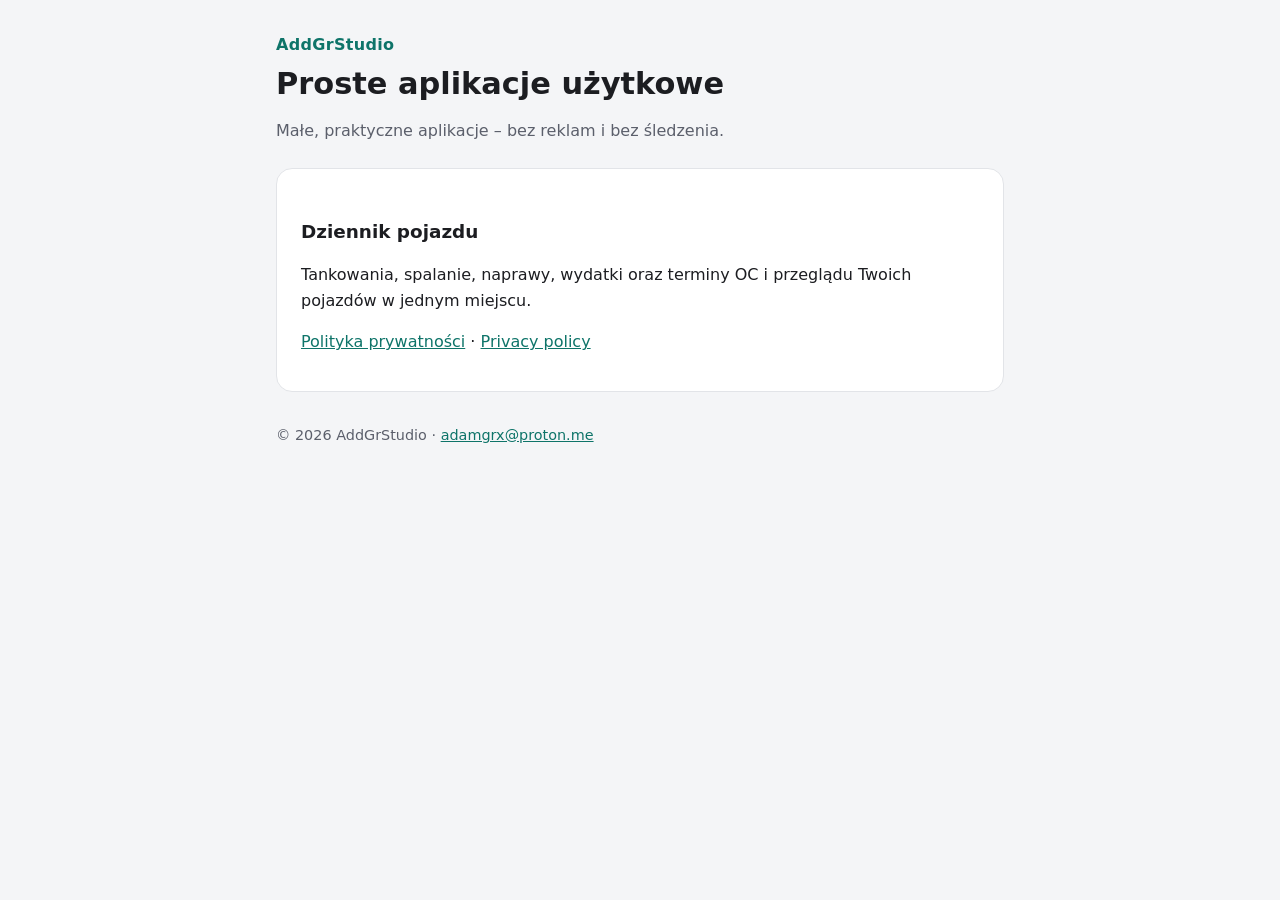
<file: index.html>
<!doctype html>
<html lang="pl">
<head>
  <meta charset="utf-8">
  <meta name="viewport" content="width=device-width, initial-scale=1">
  <title>AddGrStudio</title>
  <meta name="description" content="AddGrStudio – proste aplikacje użytkowe.">
  <link rel="stylesheet" href="style.css">
</head>
<body>
<main>
  <header>
    <span class="brand">AddGrStudio</span>
    <h1>Proste aplikacje użytkowe</h1>
    <p class="muted">Małe, praktyczne aplikacje – bez reklam i bez śledzenia.</p>
  </header>

  <div class="card">
    <h2>Dziennik pojazdu</h2>
    <p>Tankowania, spalanie, naprawy, wydatki oraz terminy OC i przeglądu Twoich pojazdów w jednym miejscu.</p>
    <p><a href="mojepojazdy/polityka-prywatnosci/">Polityka prywatności</a> ·
      <a href="mojepojazdy/privacy-policy/">Privacy policy</a></p>
  </div>

  <footer>© 2026 AddGrStudio · <a href="mailto:adamgrx@proton.me">adamgrx@proton.me</a></footer>
</main>
</body>
</html>
</file>
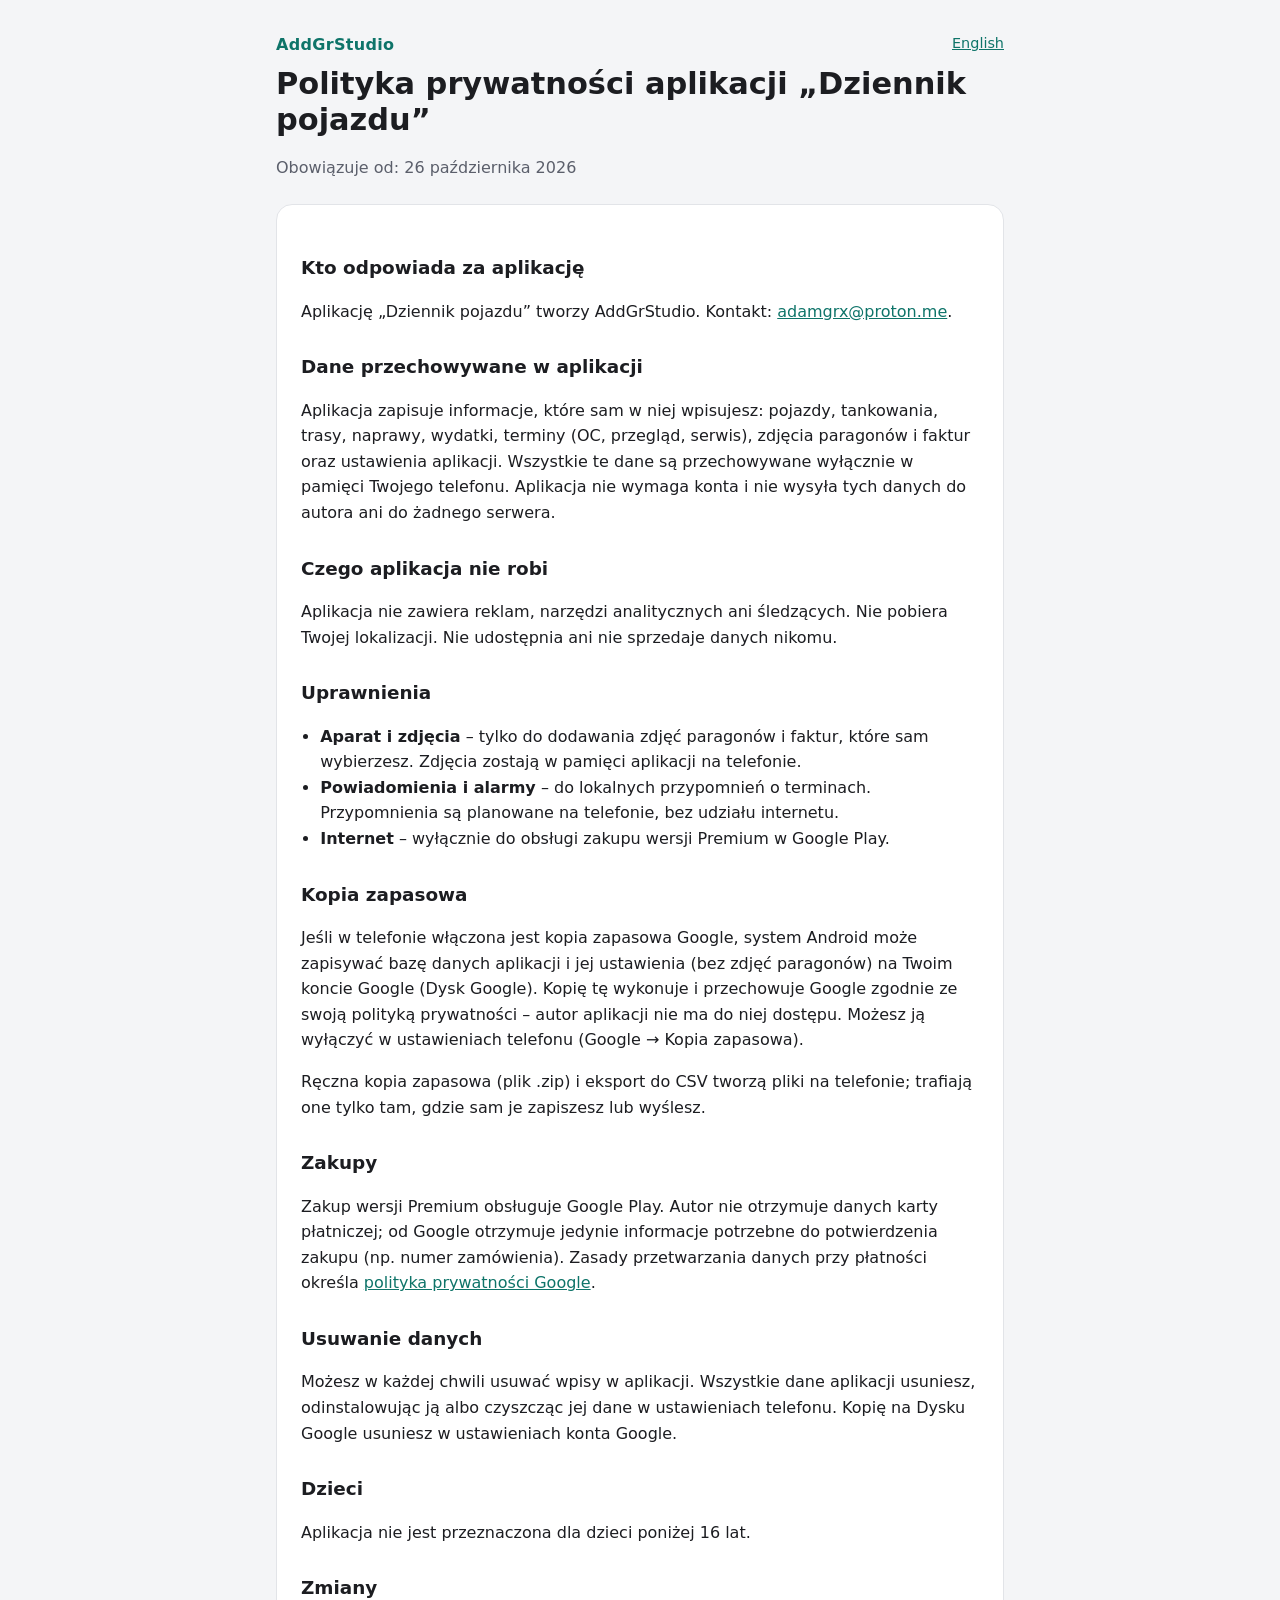
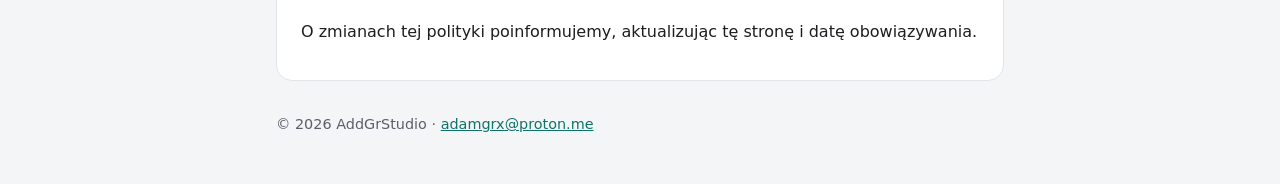
<file: mojepojazdy/polityka-prywatnosci/index.html>
<!doctype html>
<html lang="pl">
<head>
  <meta charset="utf-8">
  <meta name="viewport" content="width=device-width, initial-scale=1">
  <title>Polityka prywatności – Dziennik pojazdu</title>
  <meta name="description" content="Polityka prywatności aplikacji Dziennik pojazdu (AddGrStudio).">
  <link rel="stylesheet" href="../../style.css">
</head>
<body>
<main>
  <header>
    <a class="lang" href="../privacy-policy/">English</a>
    <a class="brand" href="../../">AddGrStudio</a>
    <h1>Polityka prywatności aplikacji „Dziennik pojazdu”</h1>
    <p class="muted">Obowiązuje od: 26 października 2026</p>
  </header>

  <div class="card">
    <h2>Kto odpowiada za aplikację</h2>
    <p>Aplikację „Dziennik pojazdu” tworzy AddGrStudio. Kontakt: <a href="mailto:adamgrx@proton.me">adamgrx@proton.me</a>.</p>

    <h2>Dane przechowywane w aplikacji</h2>
    <p>Aplikacja zapisuje informacje, które sam w niej wpisujesz: pojazdy, tankowania, trasy, naprawy, wydatki,
      terminy (OC, przegląd, serwis), zdjęcia paragonów i faktur oraz ustawienia aplikacji.
      Wszystkie te dane są przechowywane wyłącznie w pamięci Twojego telefonu. Aplikacja nie wymaga konta
      i nie wysyła tych danych do autora ani do żadnego serwera.</p>

    <h2>Czego aplikacja nie robi</h2>
    <p>Aplikacja nie zawiera reklam, narzędzi analitycznych ani śledzących. Nie pobiera Twojej lokalizacji.
      Nie udostępnia ani nie sprzedaje danych nikomu.</p>

    <h2>Uprawnienia</h2>
    <ul>
      <li><strong>Aparat i zdjęcia</strong> – tylko do dodawania zdjęć paragonów i faktur, które sam wybierzesz.
        Zdjęcia zostają w pamięci aplikacji na telefonie.</li>
      <li><strong>Powiadomienia i alarmy</strong> – do lokalnych przypomnień o terminach. Przypomnienia są
        planowane na telefonie, bez udziału internetu.</li>
      <li><strong>Internet</strong> – wyłącznie do obsługi zakupu wersji Premium w Google Play.</li>
    </ul>

    <h2>Kopia zapasowa</h2>
    <p>Jeśli w telefonie włączona jest kopia zapasowa Google, system Android może zapisywać bazę danych aplikacji
      i jej ustawienia (bez zdjęć paragonów) na Twoim koncie Google (Dysk Google). Kopię tę wykonuje i przechowuje
      Google zgodnie ze swoją polityką prywatności – autor aplikacji nie ma do niej dostępu. Możesz ją wyłączyć
      w ustawieniach telefonu (Google → Kopia zapasowa).</p>
    <p>Ręczna kopia zapasowa (plik .zip) i eksport do CSV tworzą pliki na telefonie; trafiają one tylko tam,
      gdzie sam je zapiszesz lub wyślesz.</p>

    <h2>Zakupy</h2>
    <p>Zakup wersji Premium obsługuje Google Play. Autor nie otrzymuje danych karty płatniczej; od Google
      otrzymuje jedynie informacje potrzebne do potwierdzenia zakupu (np. numer zamówienia). Zasady przetwarzania
      danych przy płatności określa
      <a href="https://policies.google.com/privacy">polityka prywatności Google</a>.</p>

    <h2>Usuwanie danych</h2>
    <p>Możesz w każdej chwili usuwać wpisy w aplikacji. Wszystkie dane aplikacji usuniesz, odinstalowując ją
      albo czyszcząc jej dane w ustawieniach telefonu. Kopię na Dysku Google usuniesz w ustawieniach konta Google.</p>

    <h2>Dzieci</h2>
    <p>Aplikacja nie jest przeznaczona dla dzieci poniżej 16 lat.</p>

    <h2>Zmiany</h2>
    <p>O zmianach tej polityki poinformujemy, aktualizując tę stronę i datę obowiązywania.</p>
  </div>

  <footer>© 2026 AddGrStudio · <a href="mailto:adamgrx@proton.me">adamgrx@proton.me</a></footer>
</main>
</body>
</html>
</file>
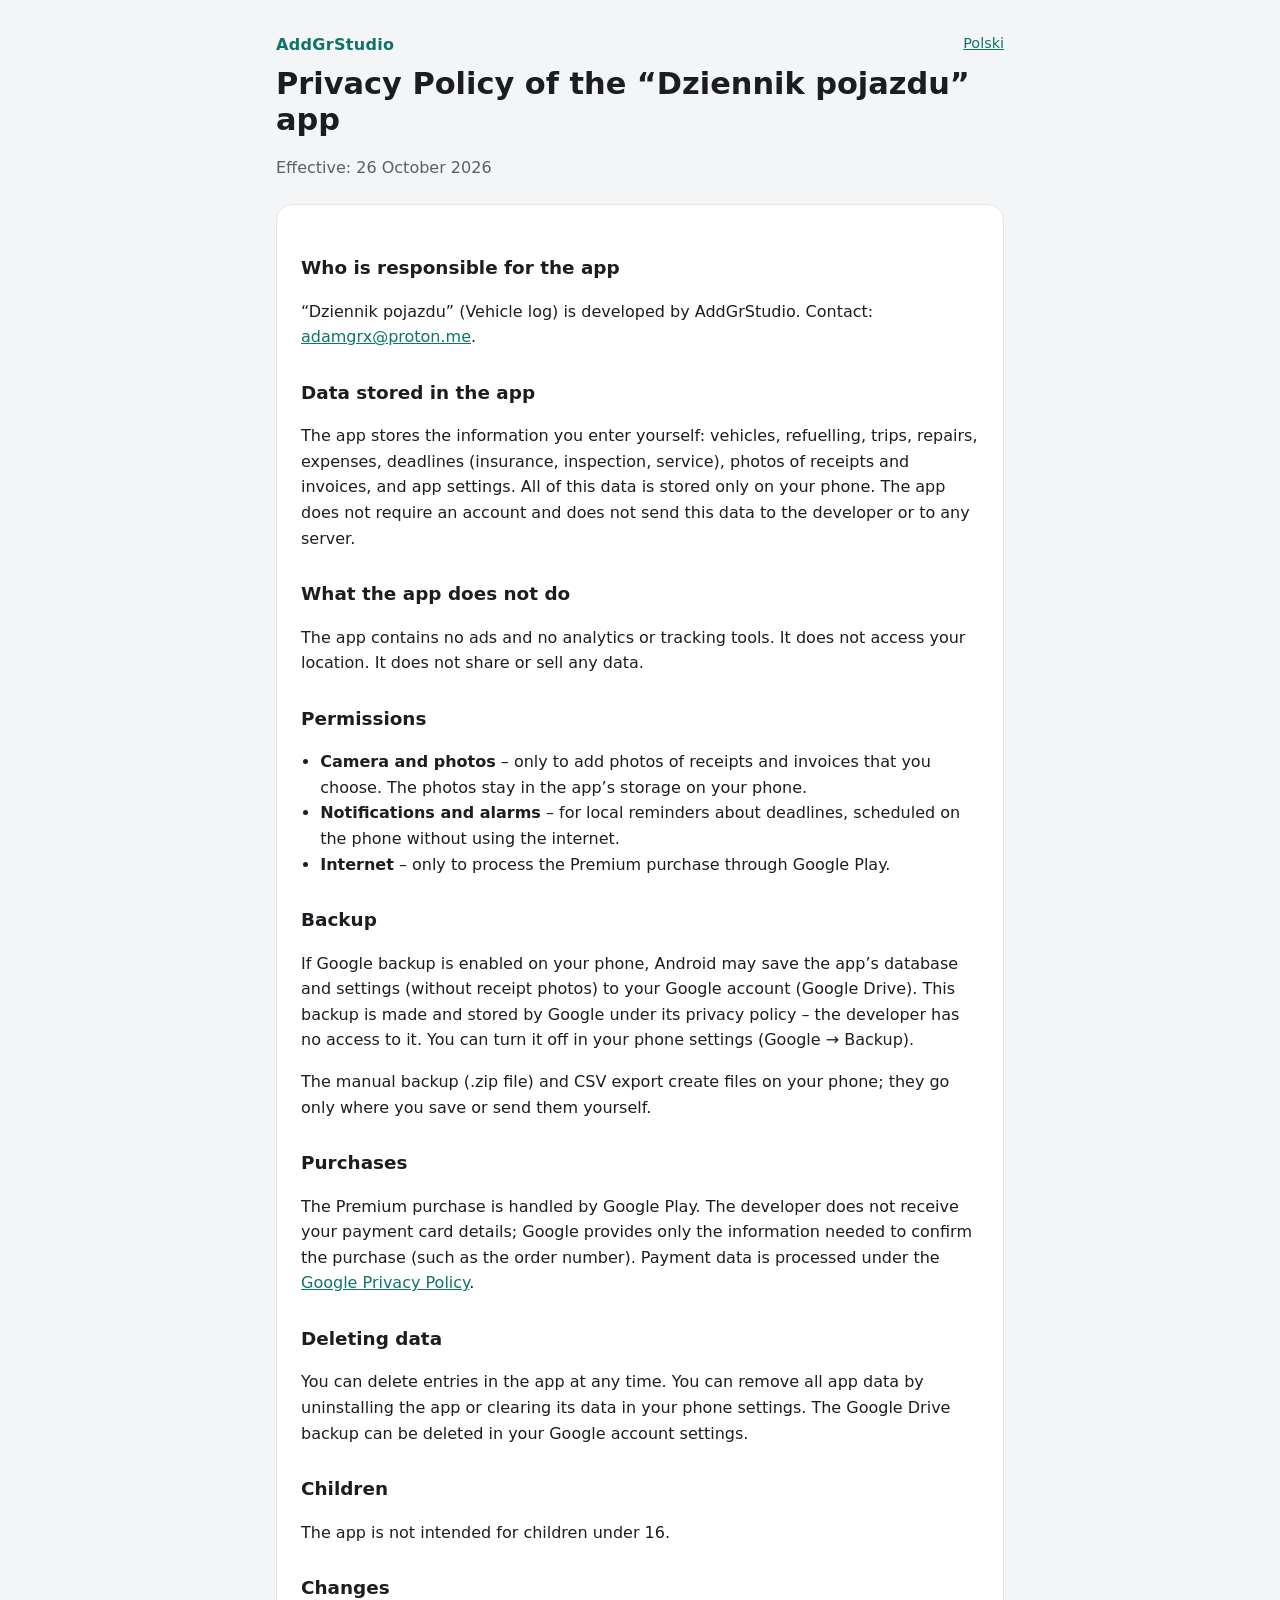
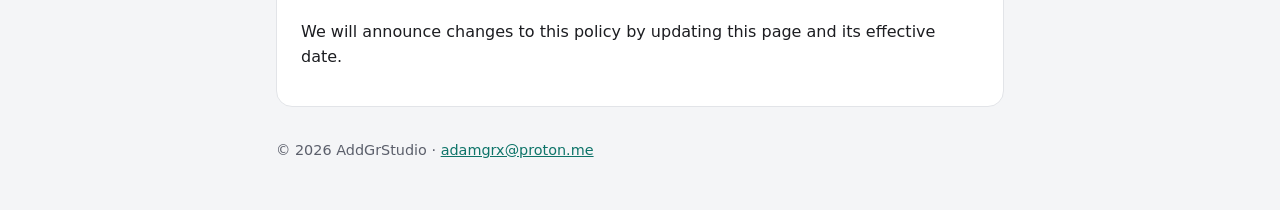
<file: mojepojazdy/privacy-policy/index.html>
<!doctype html>
<html lang="en">
<head>
  <meta charset="utf-8">
  <meta name="viewport" content="width=device-width, initial-scale=1">
  <title>Privacy Policy – Dziennik pojazdu</title>
  <meta name="description" content="Privacy policy of the Dziennik pojazdu (Vehicle log) app by AddGrStudio.">
  <link rel="stylesheet" href="../../style.css">
</head>
<body>
<main>
  <header>
    <a class="lang" href="../polityka-prywatnosci/">Polski</a>
    <a class="brand" href="../../">AddGrStudio</a>
    <h1>Privacy Policy of the “Dziennik pojazdu” app</h1>
    <p class="muted">Effective: 26 October 2026</p>
  </header>

  <div class="card">
    <h2>Who is responsible for the app</h2>
    <p>“Dziennik pojazdu” (Vehicle log) is developed by AddGrStudio. Contact:
      <a href="mailto:adamgrx@proton.me">adamgrx@proton.me</a>.</p>

    <h2>Data stored in the app</h2>
    <p>The app stores the information you enter yourself: vehicles, refuelling, trips, repairs, expenses,
      deadlines (insurance, inspection, service), photos of receipts and invoices, and app settings.
      All of this data is stored only on your phone. The app does not require an account and does not send
      this data to the developer or to any server.</p>

    <h2>What the app does not do</h2>
    <p>The app contains no ads and no analytics or tracking tools. It does not access your location.
      It does not share or sell any data.</p>

    <h2>Permissions</h2>
    <ul>
      <li><strong>Camera and photos</strong> – only to add photos of receipts and invoices that you choose.
        The photos stay in the app’s storage on your phone.</li>
      <li><strong>Notifications and alarms</strong> – for local reminders about deadlines, scheduled on the phone
        without using the internet.</li>
      <li><strong>Internet</strong> – only to process the Premium purchase through Google Play.</li>
    </ul>

    <h2>Backup</h2>
    <p>If Google backup is enabled on your phone, Android may save the app’s database and settings (without receipt
      photos) to your Google account (Google Drive). This backup is made and stored by Google under its privacy
      policy – the developer has no access to it. You can turn it off in your phone settings (Google → Backup).</p>
    <p>The manual backup (.zip file) and CSV export create files on your phone; they go only where you save
      or send them yourself.</p>

    <h2>Purchases</h2>
    <p>The Premium purchase is handled by Google Play. The developer does not receive your payment card details;
      Google provides only the information needed to confirm the purchase (such as the order number). Payment data
      is processed under the <a href="https://policies.google.com/privacy">Google Privacy Policy</a>.</p>

    <h2>Deleting data</h2>
    <p>You can delete entries in the app at any time. You can remove all app data by uninstalling the app or
      clearing its data in your phone settings. The Google Drive backup can be deleted in your Google account
      settings.</p>

    <h2>Children</h2>
    <p>The app is not intended for children under 16.</p>

    <h2>Changes</h2>
    <p>We will announce changes to this policy by updating this page and its effective date.</p>
  </div>

  <footer>© 2026 AddGrStudio · <a href="mailto:adamgrx@proton.me">adamgrx@proton.me</a></footer>
</main>
</body>
</html>
</file>
<file: style.css>
/* Wspólny wygląd stron AddGrStudio – jasny i ciemny motyw wg ustawień systemu */
:root {
  --bg: #f4f5f7;
  --card: #ffffff;
  --text: #1c1d21;
  --muted: #5b5f6b;
  --accent: #0e7469;
  --line: #e2e4e8;
}
@media (prefers-color-scheme: dark) {
  :root {
    --bg: #121212;
    --card: #1e1e1e;
    --text: #ececef;
    --muted: #a9adb7;
    --accent: #4fc3b5;
    --line: #333438;
  }
}
* { box-sizing: border-box; }
html { -webkit-text-size-adjust: 100%; }
body {
  margin: 0;
  background: var(--bg);
  color: var(--text);
  font: 16px/1.6 system-ui, -apple-system, "Segoe UI", Roboto, sans-serif;
}
main { max-width: 760px; margin: 0 auto; padding: 32px 16px 48px; }
header { margin-bottom: 24px; }
.brand { color: var(--accent); font-weight: 700; letter-spacing: .02em; text-decoration: none; }
h1 { font-size: 1.9rem; line-height: 1.2; margin: 8px 0 4px; }
h2 { font-size: 1.15rem; margin: 28px 0 8px; }
p, li { color: var(--text); }
.muted { color: var(--muted); }
.card { background: var(--card); border: 1px solid var(--line); border-radius: 16px; padding: 20px 24px; }
a { color: var(--accent); }
ul { padding-left: 1.2em; }
footer { margin-top: 32px; font-size: .9rem; color: var(--muted); }
.lang { float: right; font-size: .9rem; }
</file>
